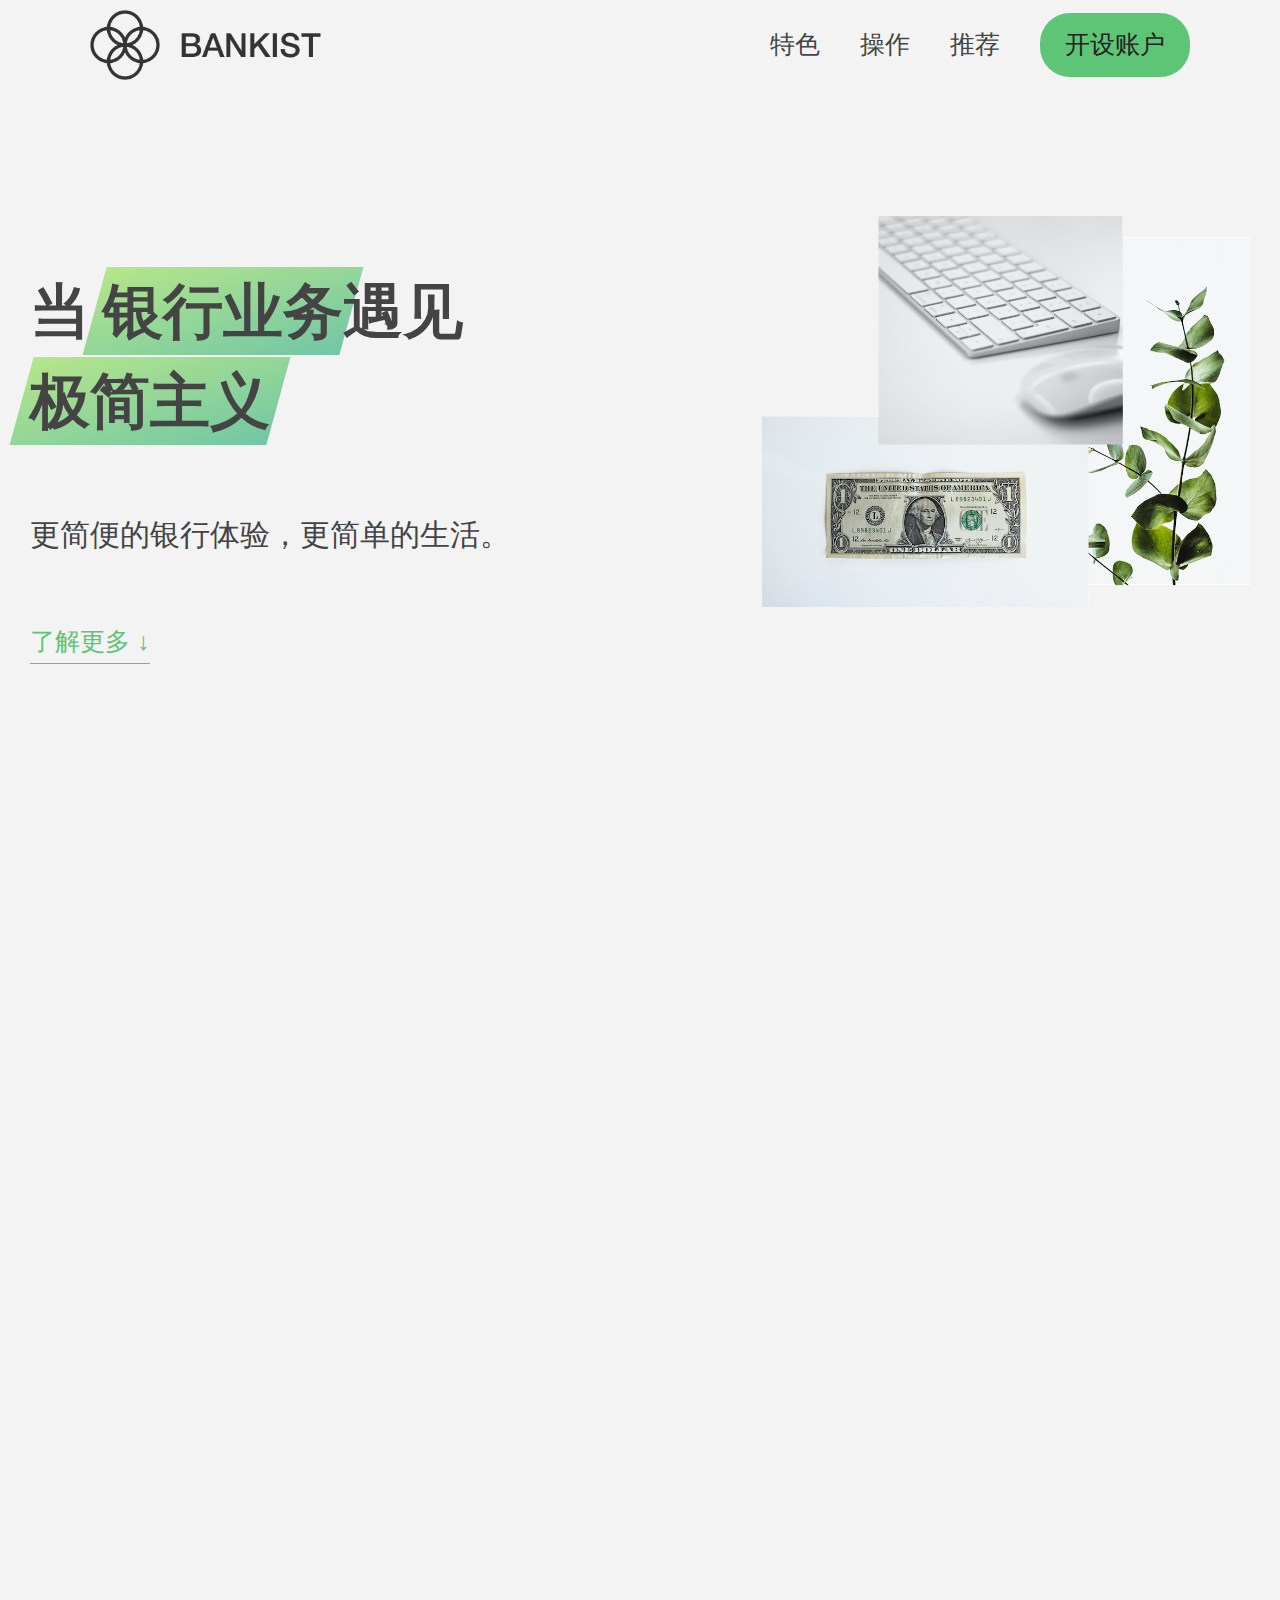
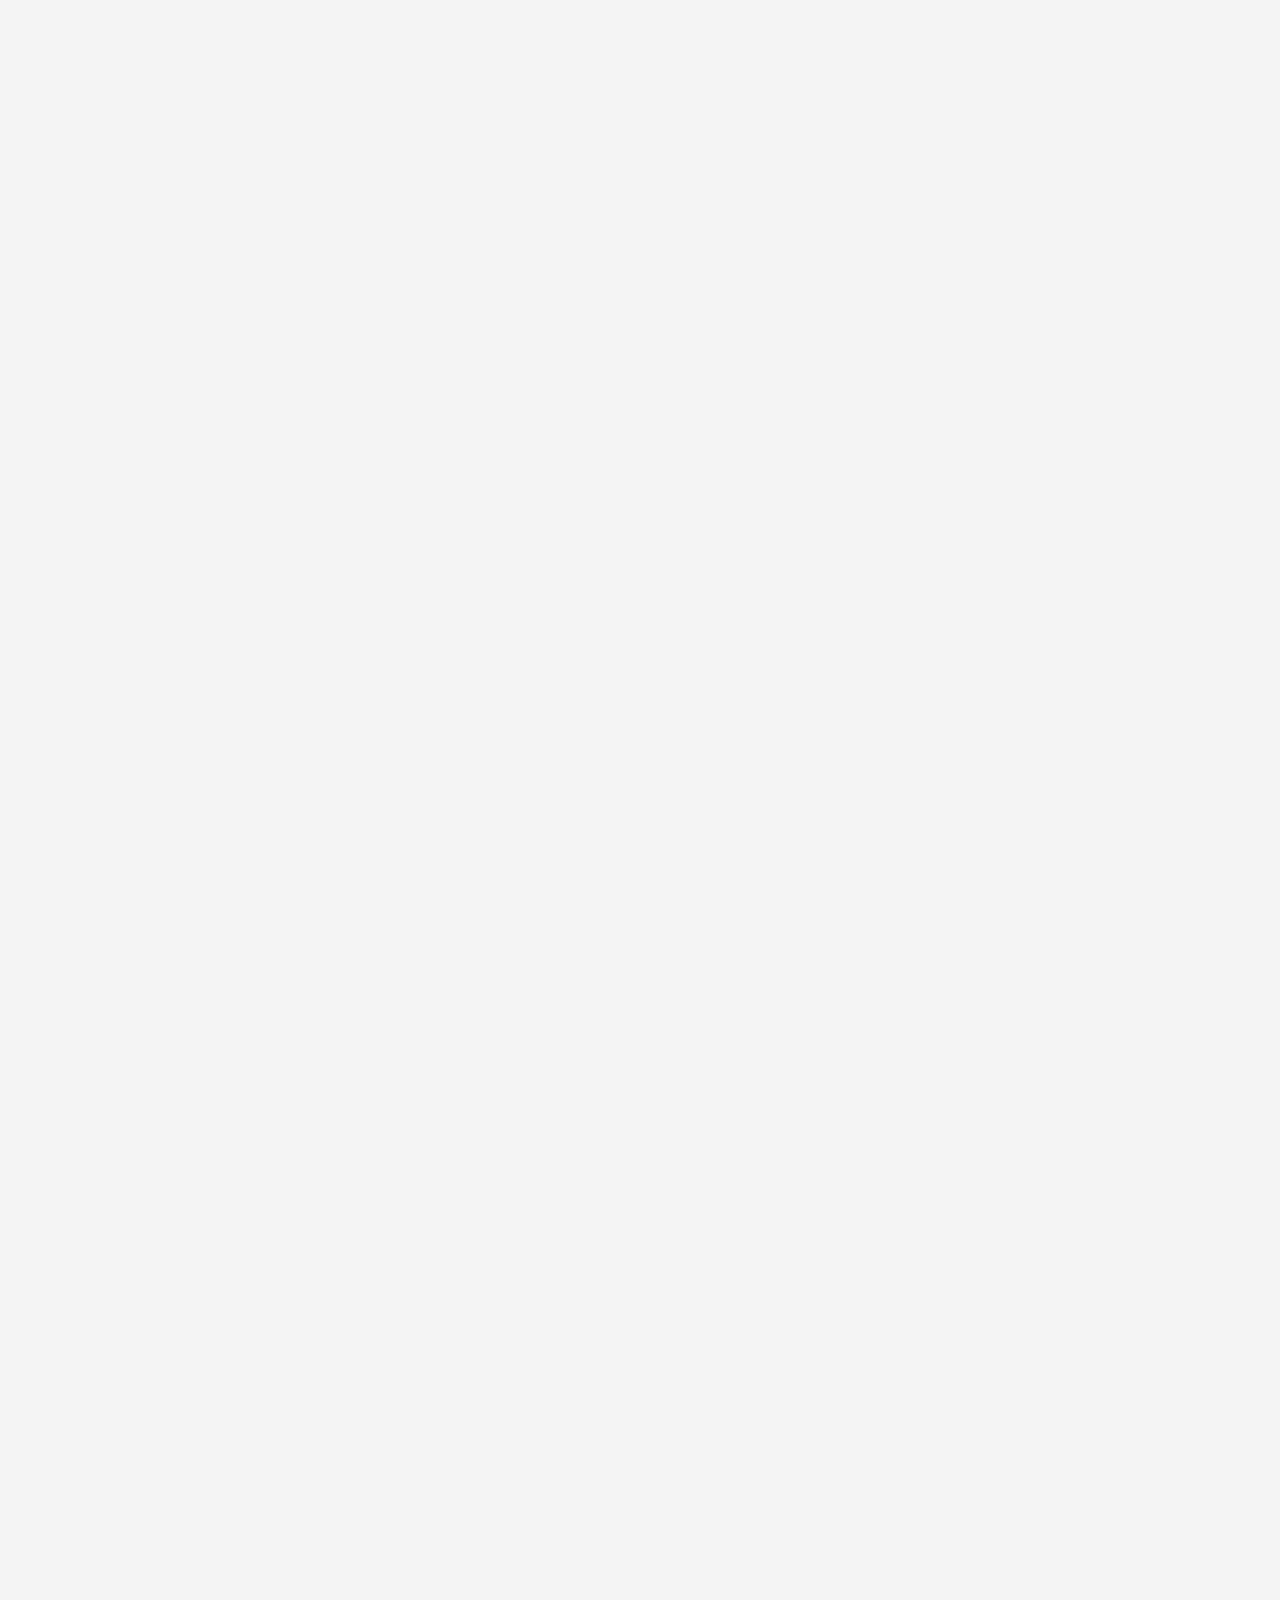
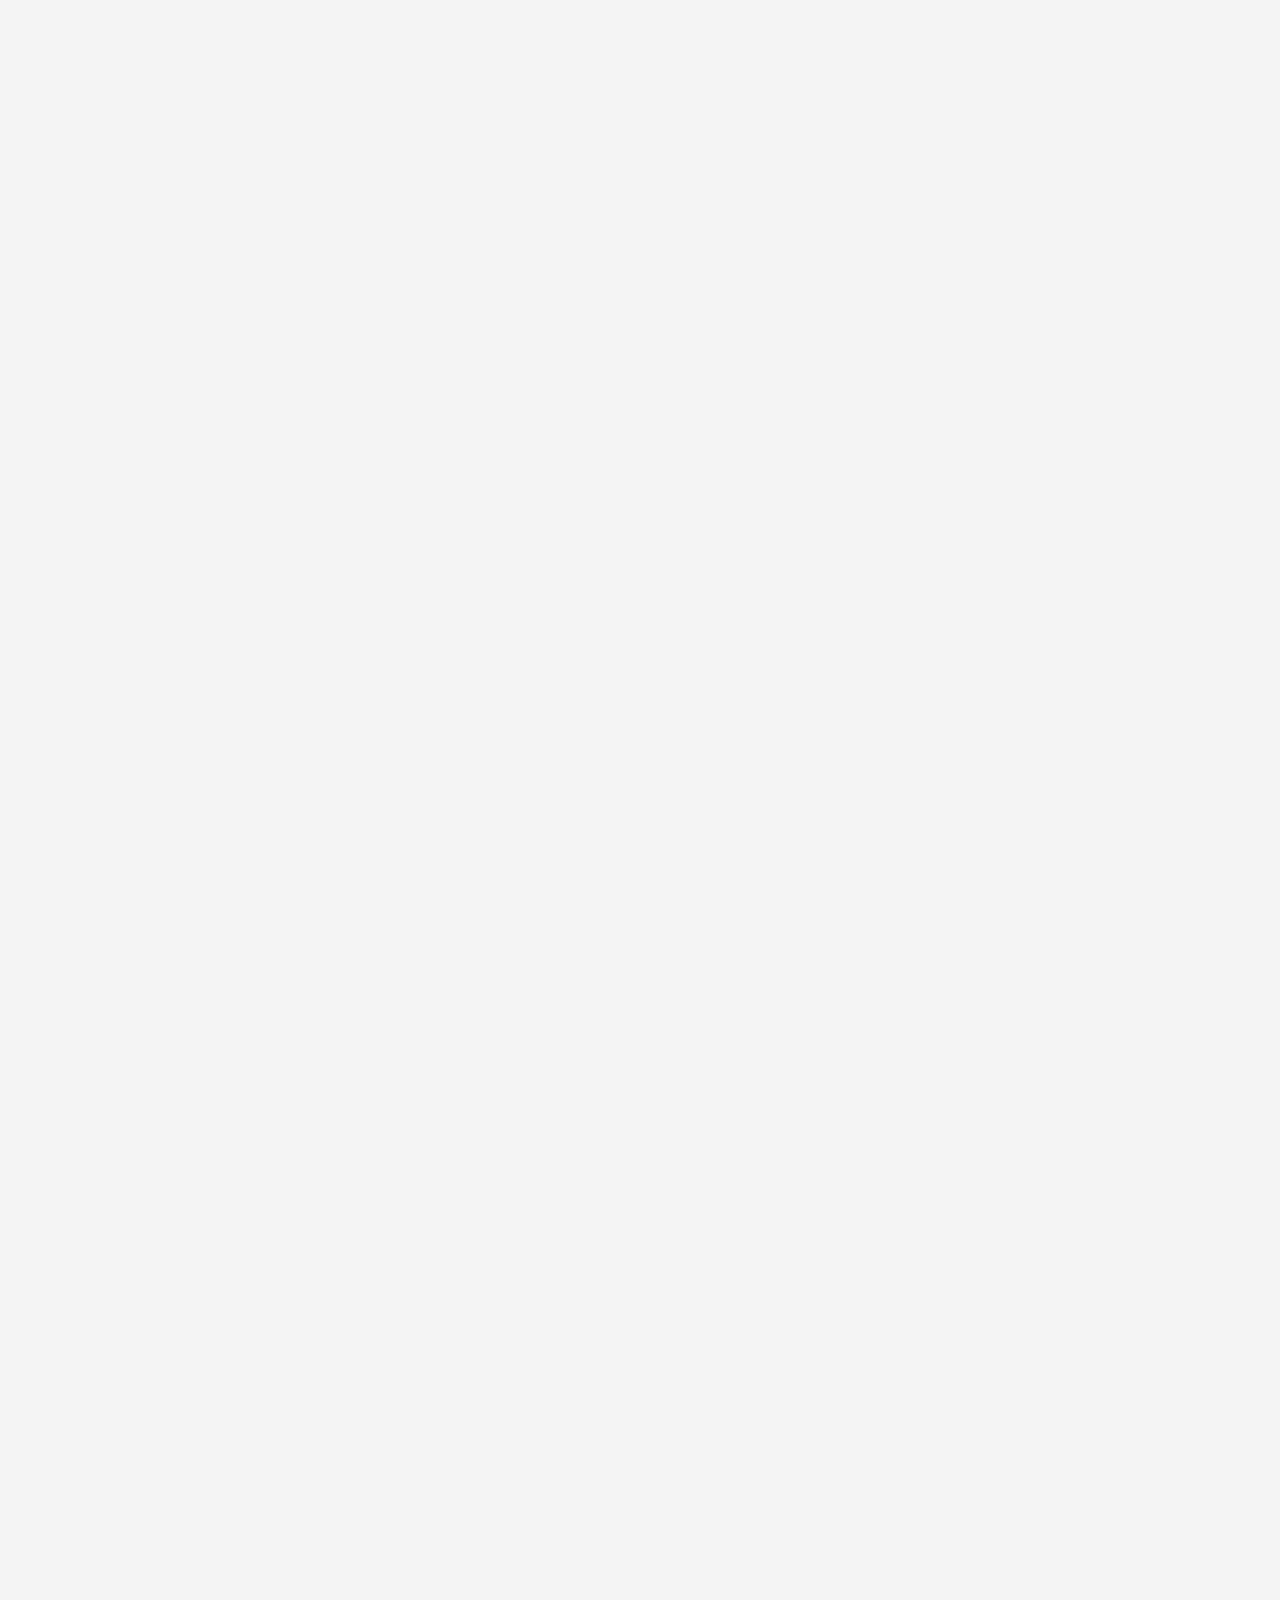
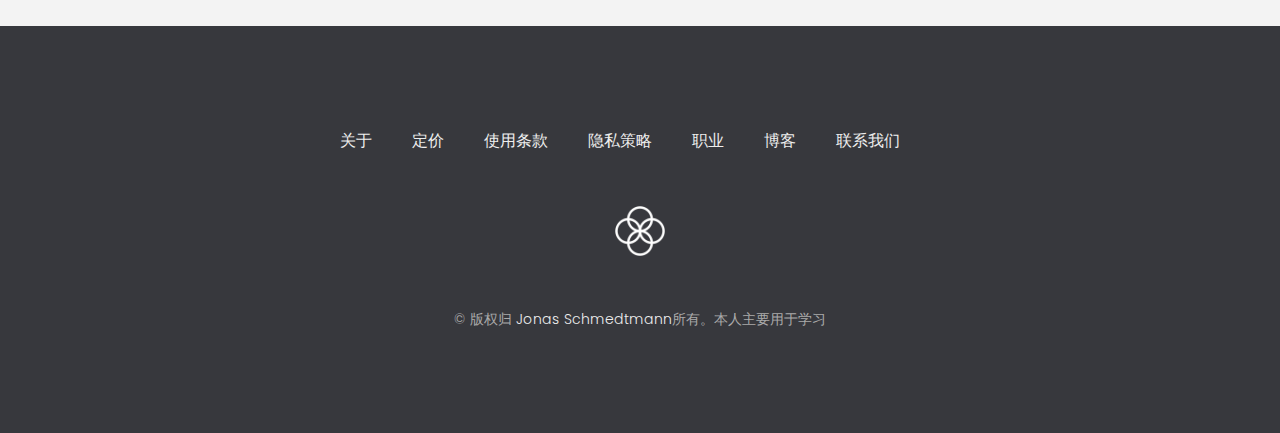
<file: js-item-BANKIST/index.html>
<!DOCTYPE html>
<html lang="cn">
  <head>
    <meta charset="UTF-8" />
    <meta name="viewport" content="width=device-width,initial-scale=1.0" />
    <meta http-equiv="X-UA-Compatible" content="ie=edge" />
    <link rel="shortcut icon" type="image/png" href="img/icon.png" />
    <link
      href="https://fonts.googleapis.com/css?family=Poppins:300,400,500,600&display=swap"
      rel="stylesheet"
    />
    <link rel="stylesheet" href="style.css" />
    <title>Bankist | When Banking meets Minimalist</title>
  </head>
  <body>
    <!-- HEADER -->
    <header class="header">
      <nav class="nav">
        <img
          src="img/logo.png"
          alt="Bankist logo"
          class="nav__logo"
          id="logo"
          designer="Jonas"
          data-version-number="3.0"
        />
        <ul class="nav__links">
          <li class="nav__item">
            <a class="nav__link" href="#section--1">特色</a>
          </li>
          <li class="nav__item">
            <a class="nav__link" href="#section--2">操作</a>
          </li>
          <li class="nav__item">
            <a class="nav__link" href="#section--3">推荐</a>
          </li>
          <li class="nav__item">
            <a class="nav__link nav__link--btn btn--show-modal" href="#"
              >开设账户</a
            >
          </li>
        </ul>
      </nav>

      <div class="header__title">
        <h1>
          当
          <!-- green highlight effect -->
          <span class="highlight">银行业务</span>遇见<br />
          <span class="highlight">极简主义</span>
        </h1>
        <h4>更简便的银行体验，更简单的生活。</h4>
        <button class="btn--text btn--scroll-to">了解更多 &DownArrow;</button>
        <img
          src="img/hero.png"
          class="header__img"
          alt="Minimalist bank items"
        />
      </div>
    </header>

    <section class="section section--hidden" id="section--1">
      <div class="section__title">
        <h2 class="section__description">特色</h2>
        <h3 class="section__header">融合现代银行的所有优点。</h3>
      </div>

      <div class="features">
        <!-- src和data-src都是img标签的属性，src属性用于指定要显示的图像的URL。data-src属性用于惰性加载。当页面加载时，浏览器会加载带有占位符图像的img标记，占位符图像的url在src属性中指定。只有当用户滚动到该图像，才会加载data-src属性指定的实际图像，从而提高页面加载性能 -->
        <img
          src="img/digital-lazy.jpg"
          data-src="img/digital.jpg"
          alt="Computer"
          class="features__img lazy-img"
        />
        <div class="features__feature">
          <div class="features__icon">
            <!-- svg标签：SVG是可伸缩矢量图形的缩写，用于创建矢量图形，可缩放到任意大小而不会失真。它的use属性可以引用另一个SVG文件定义的形状元素 -->
            <!--  -->
            <svg>
              <use xlink:href="img/icons.svg#icon-monitor"></use>
            </svg>
          </div>
          <h5 class="features__header">100%数字银行</h5>
          <p>
            100%数字银行是一种通过互联网和移动设备提供全面金融服务的银行业务模式。它的服务流程完全在线上进行，提供24小时全天候服务，客户可以通过电子渠道进行开户、存款、贷款、转账、支付等常见的银行业务，而无需到实体银行网点办理。
          </p>
        </div>
        <div class="features__feature">
          <div class="features__icon">
            <svg>
              <use xlink:href="img/icons.svg#icon-trending-up"></use>
            </svg>
          </div>
          <h5 class="features__header">欣赏你的财富成长。</h5>
          <p>
            专注于投资，我们提供多种投资产品，以便您能够更好地管理和增长您的财富。我们致力于帮助您实现财务自由和成功，让您的财富获得更多增长，让您的投资更加有价值。欢迎您来到我们的投资板块，让我们一起开启成功的投资之旅吧！
          </p>
        </div>
        <img
          src="img/grow-lazy.jpg"
          data-src="img/grow.jpg"
          alt="Plant"
          class="features__img lazy-img"
        />

        <img
          src="img/card-lazy.jpg"
          data-src="img/card.jpg"
          alt="Credit card"
          class="features__img lazy-img"
        />
        <div class="features__feature">
          <div class="features__icon">
            <svg>
              <use xlink:href="img/icons.svg#icon-credit-card"></use>
            </svg>
          </div>
          <h5 class="features__header">附赠免费借记卡</h5>
          <p>
            该产品还附赠免费借记卡，让您的使用更加方便，不用再额外支付费用。借记卡可以让您随时随地查看账户余额，进行转账和取款等操作。无论是在日常生活还是出差旅行中，借记卡都是必不可少的金融工具之一。
          </p>
        </div>
      </div>
    </section>
    <section class="section section--hidden" id="section--2">
      <div class="section__title">
        <h2 class="section__description">操作</h2>
        <h3 class="section__header">简单至极，但亦不失优雅</h3>
      </div>

      <div class="operations">
        <div class="operations__tab-container">
          <button
            class="btn operations__tab operations__tab--1 operations__tab--active"
            data-tab="1"
          >
            <span>01</span>即时转账
          </button>
          <button class="btn operations__tab operations__tab--2" data-tab="2">
            <span>02</span>即时贷款
          </button>
          <button class="btn operations__tab operations__tab--3" data-tab="3">
            <span>03</span>即时关闭
          </button>
        </div>
        <div
          class="operations__content operations__content--1 operations__content--active"
        >
          <div class="operations__icon operations__icon--1">
            <svg>
              <use xlink:href="img/icons.svg#icon-upload"></use>
            </svg>
          </div>
          <h5 class="operations__header">“一键转账，零手续费，简单高效。”</h5>
          <p>
            在我们的银行网页中，我们提供了方便快捷的一键转账功能，而且零手续费！您只需要轻松点击一下按钮，就可以将资金转移到其他用户的帐户中。这项服务简单高效，可让您更快地完成转账。
          </p>
        </div>

        <div class="operations__content operations__content--2">
          <div class="operations__icon operations__icon--2">
            <svg>
              <use xlink:href="img/icons.svg#icon-home"></use>
            </svg>
          </div>
          <h5 class="operations__header">“随时可申请买房或实现梦想的贷款”</h5>
          <p>我们提供随时可申请的贷款，帮助您实现购房和梦想的计划。</p>
        </div>
        <div class="operations__content operations__content--3">
          <div class="operations__icon operations__icon--3">
            <svg>
              <use xlink:href="img/icons.svg#icon-user-x"></use>
            </svg>
          </div>
          <h5 class="operations__header">
            “不再需要您的账户？没问题！立即关闭。”
          </h5>
          <p>
            通过我们的专业团队，我们致力于为用户提供最佳的服务体验。我们的服务旨在让您的生活更加轻松和愉悦。请随时与我们联系，我们的客服团队将为您提供及时的帮助和支持。
          </p>
        </div>
      </div>
    </section>

    <section class="section section--hidden" id="section--3">
      <div class="section__title section__title--testimonials">
        <h2 class="section__description">还在犹豫吗?</h2>
        <h3 class="section__header">数百万银行家已经开始简化他们的生活！</h3>
      </div>

      <div class="slider">
        <div class="slide slide--1">
          <div class="testimonial">
            <h5 class="testimonial__header">有史以来最好的财务决策！</h5>
            <blockquote class="testimonial__text">
              越来越多的银行家意识到，对于个人和企业而言，良好的财务决策是获得财务自由和成功的关键。随着技术的发展和金融服务的创新，现在我们有更多的工具和资源来帮助我们管理我们的财务，使我们的生活更加简单和轻松。
            </blockquote>
            <address class="testimonial__author">
              <img src="img/user-1.jpg" alt="" class="testimonial__photo" />
              <h6 class="testimonial__name">Aarav·林恩</h6>
              <p class="testimonial__location">美国旧金山</p>
            </address>
          </div>
        </div>

        <div class="slide slide--2">
          <div class="testimonial">
            <h5 class="testimonial__header">追求完全简约生活方式的最后一步</h5>
            <blockquote class="testimonial__text">
              当我们通过投资理财，积累足够的财富，我们就可以拥有更多的自由和选择。我们可以减少繁琐的工作时间，更多地享受生活。我们可以购买更少但更高质量的物品，减少浪费和冗余。我们可以学习更多有关财务知识和投资，使我们更加自信和独立。这是一个简约的生活方式，因为我们通过理财，可以更好地管理自己的财务状况，减少不必要的开支和债务。这样，我们可以更加自由地选择自己想要的生活方式，实现更加简约和满足的生活。
            </blockquote>
            <address class="testimonial__author">
              <img src="img/user-2.jpg" alt="" class="testimonial__photo" />
              <h6 class="testimonial__name">米亚·迈尔斯</h6>
              <p class="testimonial__location">英国伦敦</p>
            </address>
          </div>
        </div>

        <div class="slide slide--3">
          <div class="testimonial">
            <h5 class="testimonial__header">终于摆脱了老派银行的束缚</h5>
            <blockquote class="testimonial__text">
              人们对于新型金融服务的渴望。现代的金融服务不仅需要提供有竞争力的利率和收益，还需要更加简洁、便捷、安全的服务方式，以满足人们日益增长的理财需求。因此，越来越多的人选择放弃传统的银行服务，转而选择使用互联网银行、移动支付等新型金融服务，以实现更加自由、便捷的金融生活。
            </blockquote>
            <address class="testimonial__author">
              <img src="img/user-3.jpg" alt="" class="testimonial__photo" />
              <h6 class="testimonial__name">弗朗西斯科·戈麦斯本</h6>
              <p class="testimonial__location">葡萄牙里斯</p>
            </address>
          </div>
        </div>
        <!--
        <div class="slide"><img src="img/img-1.jpg" alt="Photo 1" /></div>
        <div class="slide"><img src="img/img-2.jpg" alt="Photo 2" /></div>
        <div class="slide"><img src="img/img-3.jpg" alt="Photo 3" /></div>
        <div class="slide"><img src="img/img-4.jpg" alt="Photo 4" /></div>
        -->
        <button class="slider__btn slider__btn--left">&larr;</button>
        <button class="slider__btn slider__btn--right">&rarr;</button>
        <div class="dots"></div>
      </div>
    </section>

    <section class="section section--hidden section--sign-up">
      <div class="section__title">
        <h3 class="section__header">
          加入Bankist最好的一天是一年前，其次是今天！
        </h3>
      </div>
      <button class="btn btn--show-modal">开启你的免费账户!</button>
    </section>

    <footer class="footer">
      <ul class="footer__nav">
        <li class="footer__item">
          <a href="#" class="footer__link">关于</a>
        </li>
        <li class="footer__item">
          <a href="#" class="footer__link">定价</a>
        </li>
        <li class="footer__item">
          <a href="#" class="footer__link">使用条款</a>
        </li>
        <li class="footer__item">
          <a href="#" class="footer__link">隐私策略</a>
        </li>
        <li class="footer__item">
          <a href="#" class="footer__link">职业</a>
        </li>
        <li class="footer__item">
          <a href="#" class="footer__link">博客</a>
        </li>
        <li class="footer__item">
          <a href="#" class="footer__link">联系我们</a>
        </li>
      </ul>
      <img src="img/icon.png" alt="Logo" class="footer__logo" />
      <p class="footer__copyright">
        &copy; 版权归
        <a
          class="footer__link twitter-link"
          target="_blank"
          href="https://twitter.com/jonasschmedtman"
          >Jonas Schmedtmann</a
        >所有。本人主要用于学习
      </p>
    </footer>

    <div class="modal hidden">
      <button class="btn--close-modal">&times;</button>
      <h2 class="modal__header">
        开设你的账户<br />
        在 <span class="highlight">5分钟</span>内
      </h2>
      <form class="modal__form">
        <label>姓氏</label>
        <input type="text" />
        <label>名字</label>
        <input type="text" />
        <label>邮箱地址</label>
        <input type="email" />
        <button class="btn">下一步 &rarr;</button>
      </form>
    </div>
    <div class="overlay hidden"></div>

    <script src="script.js"></script>
  </body>
</html>
</file>
<file: js-item-BANKIST/style.css>
/* The page is NOT responsive. You can implement responsiveness yourself if you wanna have some fun 😃 */

:root {
  --color-primary: #5ec576;
  --color-secondary: #ffcb03;
  --color-tertiary: #ff585f;
  --color-primary-darker: #4bbb7d;
  --color-secondary-darker: #ffbb00;
  --color-tertiary-darker: #fd424b;
  --color-primary-opacity: #5ec5763a;
  --color-secondary-opacity: #ffcd0331;
  --color-tertiary-opacity: #ff58602d;
  --gradient-primary: linear-gradient(to top left, #39b385, #9be15d);
  --gradient-secondary: linear-gradient(to top left, #ffb003, #ffcb03);
}

* {
  margin: 0;
  padding: 0;
  box-sizing: inherit;
}

html {
  font-size: 62.5%;
  box-sizing: border-box;
}

body {
  font-family: 'Poppins', sans-serif;
  font-weight: 300;
  color: #444;
  line-height: 1.9;
  background-color: #f3f3f3;
}

/* GENERAL ELEMENTS */
.section {
  padding: 15rem 3rem;
  border-top: 1px solid #ddd;
  transition: transform 1s, opacity 1s;
}

.section--hidden {
  opacity: 0;
  transform: translateY(8rem);
}

.section__title {
  max-width: 80rem;
  margin: 0 auto 8rem auto;
}

.section__description {
  font-size: 2.6rem;
  font-weight: 600;
  color: var(--color-primary);
  margin-bottom: 1rem;
}

.section__header {
  font-size: 4rem;
  line-height: 1.3;
  font-weight: 500;
}

.btn {
  display: inline-block;
  background-color: var(--color-primary);
  font-size: 1.6rem;
  font-family: inherit;
  font-weight: 500;
  border: none;
  padding: 1.25rem 4.5rem;
  border-radius: 10rem;
  cursor: pointer;
  transition: all 0.3s;
}

.btn:hover {
  background-color: var(--color-primary-darker);
}

.btn--text {
  display: inline-block;
  background: none;
  font-size: 2.5rem;
  font-family: inherit;
  font-weight: 500;
  color: var(--color-primary);
  border: none;
  border-bottom: 1px solid currentColor;
  padding-bottom: 2px;
  cursor: pointer;
  transition: all 0.3s;
}

p {
  color: #666;
}

/* This is BAD for accessibility! Don't do in the real world! */
button:focus {
  outline: none;
}

img {
  transition: filter 0.5s;
}

.lazy-img {
  filter: blur(20px);
}

/* NAVIGATION */
.nav {
  display: flex;
  justify-content: space-between;
  align-items: center;
  height: 9rem;
  width: 100%;
  padding: 0 6rem;
  z-index: 100;
}

/* nav and stickly class at the same time */
.nav.sticky {
  position: fixed;
  background-color: rgba(255, 255, 255, 0.95);
}

.nav__logo {
  height: 7rem;
  transition: all 0.3s;
}

.nav__links {
  display: flex;
  align-items: center;
  list-style: none;
}

.nav__item {
  margin-left: 4rem;
}

.nav__link:link,
.nav__link:visited {
  font-size: 2.5rem;
  font-weight: 400;
  color: inherit;
  text-decoration: none;
  display: block;
  transition: all 0.3s;
}

.nav__link--btn:link,
.nav__link--btn:visited {
  padding: 0.8rem 2.5rem;
  border-radius: 3rem;
  background-color: var(--color-primary);
  color: #222;
}

.nav__link--btn:hover,
.nav__link--btn:active {
  color: inherit;
  background-color: var(--color-primary-darker);
  color: #333;
}

/* HEADER */
.header {
  padding: 0 3rem;
  height: 100vh;
  display: flex;
  flex-direction: column;
  align-items: center;
}

.header__title {
  flex: 1;

  max-width: 140rem;
  display: grid;
  grid-template-columns: 3fr 2fr;
  row-gap: 6rem;
  align-content: center;
  justify-content: center;

  align-items: start;
  justify-items: start;
}

h1 {
  font-size: 6rem;
  line-height: 1.5;
}

h4 {
  font-size: 3rem;
  font-weight: 500;
}

.header__img {
  width: 100%;
  grid-column: 2 / 3;
  grid-row: 1 / span 4;
  transform: translateY(-5rem);
}

.highlight {
  position: relative;
}

.highlight::after {
  display: block;
  content: '';
  position: absolute;
  bottom: 0;
  left: 0;
  height: 100%;
  width: 100%;
  z-index: -1;
  opacity: 0.7;
  transform: scale(1.07, 1.05) skewX(-15deg);
  background-image: var(--gradient-primary);
}

/* FEATURES */
.features {
  display: grid;
  grid-template-columns: 1fr 1fr;
  gap: 4rem;
  margin: 0 12rem;
}

.features__img {
  width: 100%;
}

.features__feature {
  align-self: center;
  justify-self: center;
  width: 80%;
  font-size: 2rem;
}

.features__icon {
  display: flex;
  align-items: center;
  justify-content: center;
  background-color: var(--color-primary-opacity);
  height: 7rem;
  width: 7rem;
  border-radius: 50%;
  margin-bottom: 2rem;
}

.features__icon svg {
  height: 4rem;
  width: 4rem;
  fill: var(--color-primary);
}

.features__header {
  font-size: 3rem;
  margin-bottom: 1rem;
}

/* OPERATIONS */
.operations {
  max-width: 100rem;
  margin: 12rem auto 0 auto;

  background-color: #fff;
}

.operations__tab-container {
  display: flex;
  justify-content: center;
}

.operations__tab {
  margin-right: 2.5rem;
  transform: translateY(-50%);
}

.operations__tab span {
  margin-right: 1rem;
  font-weight: 600;
  display: inline-block;
}

.operations__tab--1 {
  background-color: var(--color-secondary);
}

.operations__tab--1:hover {
  background-color: var(--color-secondary-darker);
}

.operations__tab--3 {
  background-color: var(--color-tertiary);
  margin: 0;
}

.operations__tab--3:hover {
  background-color: var(--color-tertiary-darker);
}

.operations__tab--active {
  transform: translateY(-66%);
}

.operations__content {
  display: none;

  /* JUST PRESENTATIONAL */
  font-size: 1.7rem;
  padding: 2.5rem 7rem 6.5rem 7rem;
}

.operations__content--active {
  display: grid;
  grid-template-columns: 7rem 1fr;
  column-gap: 3rem;
  row-gap: 0.5rem;
}

.operations__header {
  font-size: 2.25rem;
  font-weight: 500;
  align-self: center;
}

.operations__icon {
  display: flex;
  align-items: center;
  justify-content: center;
  height: 7rem;
  width: 7rem;
  border-radius: 50%;
}

.operations__icon svg {
  height: 2.75rem;
  width: 2.75rem;
}

.operations__content p {
  grid-column: 2;
}

.operations__icon--1 {
  background-color: var(--color-secondary-opacity);
}
.operations__icon--2 {
  background-color: var(--color-primary-opacity);
}
.operations__icon--3 {
  background-color: var(--color-tertiary-opacity);
}
.operations__icon--1 svg {
  fill: var(--color-secondary-darker);
}
.operations__icon--2 svg {
  fill: var(--color-primary);
}
.operations__icon--3 svg {
  fill: var(--color-tertiary);
}

/* SLIDER */
.slider {
  max-width: 100rem;
  height: 50rem;
  margin: 0 auto;
  position: relative;

  /* IN THE END */
  overflow: hidden;
}

.slide {
  position: absolute;
  top: 0;
  width: 100%;
  height: 50rem;

  display: flex;
  align-items: center;
  justify-content: center;

  /* THIS creates the animation! */
  transition: transform 1s;
}

.slide > img {
  /* Only for images that have different size than slide */
  width: 100%;
  height: 100%;
  object-fit: cover;
}

.slider__btn {
  position: absolute;
  top: 50%;
  z-index: 10;

  border: none;
  background: rgba(255, 255, 255, 0.7);
  font-family: inherit;
  color: #333;
  border-radius: 50%;
  height: 5.5rem;
  width: 5.5rem;
  font-size: 3.25rem;
  cursor: pointer;
}

.slider__btn--left {
  left: 6%;
  transform: translate(-50%, -50%);
}

.slider__btn--right {
  right: 6%;
  transform: translate(50%, -50%);
}

.dots {
  position: absolute;
  bottom: 5%;
  left: 50%;
  transform: translateX(-50%);
  display: flex;
}

.dots__dot {
  border: none;
  background-color: #b9b9b9;
  opacity: 0.7;
  height: 1rem;
  width: 1rem;
  border-radius: 50%;
  margin-right: 1.75rem;
  cursor: pointer;
  transition: all 0.5s;

  /* Only necessary when overlying images */
  /* box-shadow: 0 0.6rem 1.5rem rgba(0, 0, 0, 0.7); */
}

.dots__dot:last-child {
  margin: 0;
}

.dots__dot--active {
  /* background-color: #fff; */
  background-color: #888;
  opacity: 1;
}

/* TESTIMONIALS */
.testimonial {
  width: 65%;
  position: relative;
}

.testimonial::before {
  content: '\201C';
  position: absolute;
  top: -5.7rem;
  left: -6.8rem;
  line-height: 1;
  font-size: 20rem;
  font-family: inherit;
  color: var(--color-primary);
  z-index: -1;
}

.testimonial__header {
  font-size: 2.25rem;
  font-weight: 500;
  margin-bottom: 1.5rem;
}

.testimonial__text {
  font-size: 1.7rem;
  margin-bottom: 3.5rem;
  color: #666;
}

.testimonial__author {
  margin-left: 3rem;
  font-style: normal;

  display: grid;
  grid-template-columns: 6.5rem 1fr;
  column-gap: 2rem;
}

.testimonial__photo {
  grid-row: 1 / span 2;
  width: 6.5rem;
  border-radius: 50%;
}

.testimonial__name {
  font-size: 1.7rem;
  font-weight: 500;
  align-self: end;
  margin: 0;
}

.testimonial__location {
  font-size: 1.5rem;
}

.section__title--testimonials {
  margin-bottom: 4rem;
}

/* SIGNUP */
.section--sign-up {
  background-color: #37383d;
  border-top: none;
  border-bottom: 1px solid #444;
  text-align: center;
  padding: 10rem 3rem;
}

.section--sign-up .section__header {
  color: #fff;
  text-align: center;
}

.section--sign-up .section__title {
  margin-bottom: 6rem;
}

.section--sign-up .btn {
  font-size: 1.9rem;
  padding: 2rem 5rem;
}

/* FOOTER */
.footer {
  padding: 10rem 3rem;
  background-color: #37383d;
}

.footer__nav {
  list-style: none;
  display: flex;
  justify-content: center;
  margin-bottom: 5rem;
}

.footer__item {
  margin-right: 4rem;
}

.footer__link {
  font-size: 1.6rem;
  color: #eee;
  text-decoration: none;
}

.footer__logo {
  height: 5rem;
  display: block;
  margin: 0 auto;
  margin-bottom: 5rem;
}

.footer__copyright {
  font-size: 1.4rem;
  color: #aaa;
  text-align: center;
}

.footer__copyright .footer__link {
  font-size: 1.4rem;
}

/* MODAL WINDOW */
.modal {
  position: fixed;
  top: 50%;
  left: 50%;
  transform: translate(-50%, -50%);
  max-width: 60rem;
  background-color: #f3f3f3;
  padding: 5rem 6rem;
  box-shadow: 0 4rem 6rem rgba(0, 0, 0, 0.3);
  z-index: 1000;
  transition: all 0.5s;
}

.overlay {
  position: fixed;
  top: 0;
  left: 0;
  width: 100%;
  height: 100%;
  background-color: rgba(0, 0, 0, 0.5);
  backdrop-filter: blur(4px);
  z-index: 100;
  transition: all 0.5s;
}

.modal__header {
  font-size: 3.25rem;
  margin-bottom: 4.5rem;
  line-height: 1.5;
}

.modal__form {
  margin: 0 3rem;
  display: grid;
  grid-template-columns: 1fr 2fr;
  align-items: center;
  gap: 2.5rem;
}

.modal__form label {
  font-size: 1.7rem;
  font-weight: 500;
}

.modal__form input {
  font-size: 1.7rem;
  padding: 1rem 1.5rem;
  border: 1px solid #ddd;
  border-radius: 0.5rem;
}

.modal__form button {
  grid-column: 1 / span 2;
  justify-self: center;
  margin-top: 1rem;
}

.btn--close-modal {
  font-family: inherit;
  color: inherit;
  position: absolute;
  top: 0.5rem;
  right: 2rem;
  font-size: 4rem;
  cursor: pointer;
  border: none;
  background: none;
}

.hidden {
  visibility: hidden;
  opacity: 0;
}

/* COOKIE MESSAGE */
.cookie-message {
  display: flex;
  align-items: center;
  justify-content: space-evenly;
  width: 100%;
  background-color: white;
  color: #bbb;
  font-size: 1.5rem;
  font-weight: 400;
}
</file>
